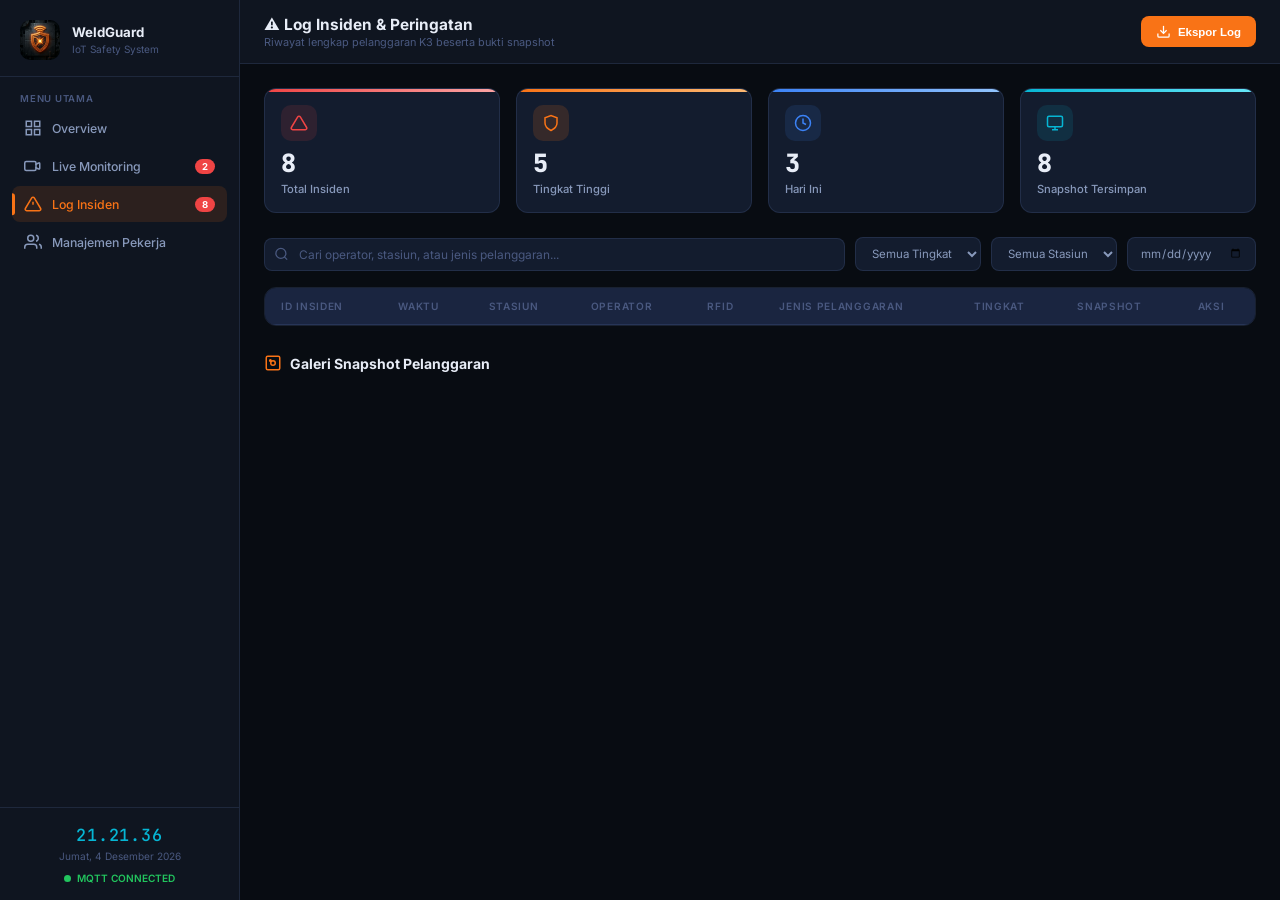
<file: dashboard/incident-log.html>
<!DOCTYPE html>
<html lang="id">
<head>
<meta charset="UTF-8">
<meta name="viewport" content="width=device-width, initial-scale=1.0">
<title>WeldGuard IoT — Log Insiden</title>
<meta name="description" content="Log insiden K3 dengan galeri snapshot bukti pelanggaran APD.">
<link rel="stylesheet" href="css/style.css">
</head>
<body>

<!-- SIDEBAR -->
<aside class="sidebar">
  <div class="sidebar-logo">
    <img src="assets/iot_logo.png" alt="WeldGuard Logo">
    <div class="sidebar-logo-text"><h1>WeldGuard</h1><p>IoT Safety System</p></div>
  </div>
  <div class="sidebar-section">
    <div class="sidebar-section-label">Menu Utama</div>
    <a class="nav-item" href="index.html">
      <svg viewBox="0 0 24 24" fill="none" stroke="currentColor" stroke-width="2"><rect x="3" y="3" width="7" height="7"/><rect x="14" y="3" width="7" height="7"/><rect x="3" y="14" width="7" height="7"/><rect x="14" y="14" width="7" height="7"/></svg>Overview</a>
    <a class="nav-item" href="live-monitoring.html">
      <svg viewBox="0 0 24 24" fill="none" stroke="currentColor" stroke-width="2"><path d="M15 10l4.553-2.069A1 1 0 0121 8.87v6.26a1 1 0 01-1.447.9L15 14"/><rect x="1" y="6" width="15" height="12" rx="2"/></svg>Live Monitoring
      <span class="nav-badge">2</span></a>
    <a class="nav-item active" href="incident-log.html">
      <svg viewBox="0 0 24 24" fill="none" stroke="currentColor" stroke-width="2"><path d="M10.29 3.86L1.82 18a2 2 0 001.71 3h16.94a2 2 0 001.71-3L13.71 3.86a2 2 0 00-3.42 0z"/><line x1="12" y1="9" x2="12" y2="13"/><line x1="12" y1="17" x2="12.01" y2="17"/></svg>Log Insiden
      <span class="nav-badge">8</span></a>
    <a class="nav-item" href="worker-management.html">
      <svg viewBox="0 0 24 24" fill="none" stroke="currentColor" stroke-width="2"><path d="M17 21v-2a4 4 0 00-4-4H5a4 4 0 00-4 4v2"/><circle cx="9" cy="7" r="4"/><path d="M23 21v-2a4 4 0 00-3-3.87"/><path d="M16 3.13a4 4 0 010 7.75"/></svg>Manajemen Pekerja</a>
  </div>
  <div class="sidebar-footer">
    <div class="sidebar-clock" id="clock">00:00:00</div>
    <div class="sidebar-date" id="clock-date">Memuat...</div>
    <div class="live-indicator"><span class="live-dot"></span> MQTT CONNECTED</div>
  </div>
</aside>

<!-- MAIN -->
<div class="main-wrapper">
  <header class="topbar">
    <div>
      <div class="topbar-title">⚠️ Log Insiden & Peringatan</div>
      <div class="topbar-subtitle">Riwayat lengkap pelanggaran K3 beserta bukti snapshot</div>
    </div>
    <div class="topbar-spacer"></div>
    <button class="topbar-btn primary" onclick="openModal('modal-export')">
      <svg viewBox="0 0 24 24" fill="none" stroke="currentColor" stroke-width="2"><path d="M21 15v4a2 2 0 01-2 2H5a2 2 0 01-2-2v-4"/><polyline points="7 10 12 15 17 10"/><line x1="12" y1="15" x2="12" y2="3"/></svg>
      Ekspor Log
    </button>
  </header>

  <main class="content">

    <!-- SUMMARY KPI ROW -->
    <div class="grid-4" style="margin-bottom:24px;">
      <div class="kpi-card red" style="padding:16px;">
        <div class="kpi-icon red" style="width:36px;height:36px;margin-bottom:10px;">
          <svg viewBox="0 0 24 24" fill="none" stroke="currentColor" stroke-width="2" style="width:18px;height:18px;"><path d="M10.29 3.86L1.82 18a2 2 0 001.71 3h16.94a2 2 0 001.71-3L13.71 3.86a2 2 0 00-3.42 0z"/></svg>
        </div>
        <div class="kpi-value" style="font-size:1.8rem;">8</div>
        <div class="kpi-label">Total Insiden</div>
      </div>
      <div class="kpi-card orange" style="padding:16px;">
        <div class="kpi-icon orange" style="width:36px;height:36px;margin-bottom:10px;">
          <svg viewBox="0 0 24 24" fill="none" stroke="currentColor" stroke-width="2" style="width:18px;height:18px;"><path d="M12 22s8-4 8-10V5l-8-3-8 3v7c0 6 8 10 8 10z"/></svg>
        </div>
        <div class="kpi-value" style="font-size:1.8rem;">5</div>
        <div class="kpi-label">Tingkat Tinggi</div>
      </div>
      <div class="kpi-card blue" style="padding:16px;">
        <div class="kpi-icon blue" style="width:36px;height:36px;margin-bottom:10px;">
          <svg viewBox="0 0 24 24" fill="none" stroke="currentColor" stroke-width="2" style="width:18px;height:18px;"><circle cx="12" cy="12" r="10"/><polyline points="12 6 12 12 16 14"/></svg>
        </div>
        <div class="kpi-value" style="font-size:1.8rem;">3</div>
        <div class="kpi-label">Hari Ini</div>
      </div>
      <div class="kpi-card cyan" style="padding:16px;">
        <div class="kpi-icon cyan" style="width:36px;height:36px;margin-bottom:10px;">
          <svg viewBox="0 0 24 24" fill="none" stroke="currentColor" stroke-width="2" style="width:18px;height:18px;"><rect x="2" y="3" width="20" height="14" rx="2"/><line x1="8" y1="21" x2="16" y2="21"/><line x1="12" y1="17" x2="12" y2="21"/></svg>
        </div>
        <div class="kpi-value" style="font-size:1.8rem;">8</div>
        <div class="kpi-label">Snapshot Tersimpan</div>
      </div>
    </div>

    <!-- FILTER BAR -->
    <div class="filter-bar">
      <div class="search-input-wrap">
        <svg viewBox="0 0 24 24" fill="none" stroke="currentColor" stroke-width="2"><circle cx="11" cy="11" r="8"/><line x1="21" y1="21" x2="16.65" y2="16.65"/></svg>
        <input type="text" class="search-input" placeholder="Cari operator, stasiun, atau jenis pelanggaran..." id="search-inc" oninput="filterIncidents()">
      </div>
      <select class="filter-select" id="filter-sev" onchange="filterIncidents()">
        <option value="">Semua Tingkat</option>
        <option value="high">Tinggi</option>
        <option value="medium">Sedang</option>
        <option value="low">Rendah</option>
      </select>
      <select class="filter-select" id="filter-station" onchange="filterIncidents()">
        <option value="">Semua Stasiun</option>
        <option value="LAS-01">LAS-01</option>
        <option value="LAS-02">LAS-02</option>
        <option value="LAS-03">LAS-03</option>
        <option value="LAS-05">LAS-05</option>
        <option value="LAS-06">LAS-06</option>
      </select>
      <input type="date" class="filter-select" id="filter-date" onchange="filterIncidents()">
    </div>

    <!-- INCIDENTS TABLE -->
    <div class="table-wrap">
      <table>
        <thead>
          <tr>
            <th>ID Insiden</th>
            <th>Waktu</th>
            <th>Stasiun</th>
            <th>Operator</th>
            <th>RFID</th>
            <th>Jenis Pelanggaran</th>
            <th>Tingkat</th>
            <th>Snapshot</th>
            <th>Aksi</th>
          </tr>
        </thead>
        <tbody id="incident-tbody"></tbody>
      </table>
    </div>
    <div id="empty-state" style="display:none;text-align:center;padding:40px;color:var(--text-muted);">
      <svg viewBox="0 0 24 24" fill="none" stroke="currentColor" stroke-width="1.5" style="width:40px;height:40px;margin-bottom:12px;"><circle cx="11" cy="11" r="8"/><line x1="21" y1="21" x2="16.65" y2="16.65"/></svg>
      <div>Tidak ada insiden yang sesuai filter.</div>
    </div>

    <!-- SNAPSHOT GALLERY -->
    <div class="page-section" style="margin-top:28px;">
      <h2 class="section-heading">
        <svg viewBox="0 0 24 24" fill="none" stroke="currentColor" stroke-width="2"><rect x="3" y="3" width="18" height="18" rx="2"/><circle cx="12" cy="12" r="3"/><circle cx="8.5" cy="8.5" r="1" fill="currentColor"/></svg>
        Galeri Snapshot Pelanggaran
      </h2>
      <div style="display:grid;grid-template-columns:repeat(auto-fill,minmax(180px,1fr));gap:12px;" id="snapshot-gallery">
        <!-- Rendered by JS -->
      </div>
    </div>
  </main>
</div>

<!-- SNAPSHOT MODAL -->
<div class="modal-overlay" id="modal-snapshot">
  <div class="modal" style="max-width:600px;">
    <div class="modal-header">
      <div>
        <div class="modal-title" id="snap-title">Bukti Insiden</div>
        <div class="modal-subtitle" id="snap-sub">—</div>
      </div>
      <button class="modal-close" data-close-modal="modal-snapshot">
        <svg viewBox="0 0 24 24" fill="none" stroke="currentColor" stroke-width="2"><line x1="18" y1="6" x2="6" y2="18"/><line x1="6" y1="6" x2="18" y2="18"/></svg>
      </button>
    </div>
    <img src="assets/welder_violation.png" id="snap-img" alt="Snapshot" style="width:100%;border-radius:var(--radius);border:2px solid rgba(239,68,68,0.4);margin-bottom:16px;">
    <div class="alert-banner danger" style="margin:0;">
      <svg viewBox="0 0 24 24" fill="none" stroke="currentColor" stroke-width="2"><circle cx="12" cy="12" r="10"/><line x1="12" y1="8" x2="12" y2="12"/><line x1="12" y1="16" x2="12.01" y2="16"/></svg>
      <div class="alert-text" id="snap-detail">Detail insiden.</div>
    </div>
    <div class="flex gap-2" style="margin-top:16px;">
      <button class="btn btn-secondary btn-sm" onclick="showToast('Snapshot diunduh!','success')">
        <svg viewBox="0 0 24 24" fill="none" stroke="currentColor" stroke-width="2"><path d="M21 15v4a2 2 0 01-2 2H5a2 2 0 01-2-2v-4"/><polyline points="7 10 12 15 17 10"/><line x1="12" y1="15" x2="12" y2="3"/></svg>
        Unduh Snapshot
      </button>
      <button class="btn btn-secondary btn-sm" data-close-modal="modal-snapshot">Tutup</button>
    </div>
  </div>
</div>

<!-- EXPORT MODAL -->
<div class="modal-overlay" id="modal-export">
  <div class="modal" style="max-width:460px;">
    <div class="modal-header">
      <div><div class="modal-title">📥 Ekspor Log Insiden</div><div class="modal-subtitle">Pilih parameter ekspor</div></div>
      <button class="modal-close" data-close-modal="modal-export">
        <svg viewBox="0 0 24 24" fill="none" stroke="currentColor" stroke-width="2"><line x1="18" y1="6" x2="6" y2="18"/><line x1="6" y1="6" x2="18" y2="18"/></svg>
      </button>
    </div>
    <div class="form-group"><label class="form-label">Dari Tanggal</label><input type="date" class="form-input" value="2026-05-08"></div>
    <div class="form-group"><label class="form-label">Sampai Tanggal</label><input type="date" class="form-input" value="2026-05-10"></div>
    <div class="form-group"><label class="form-label">Format</label>
      <select class="form-input"><option>PDF (dengan foto snapshot)</option><option>Excel (XLSX)</option><option>CSV</option></select>
    </div>
    <div class="flex gap-2">
      <button class="btn btn-primary" onclick="showToast('Log sedang diekspor...','success');closeModal('modal-export')">Ekspor</button>
      <button class="btn btn-secondary" data-close-modal="modal-export">Batal</button>
    </div>
  </div>
</div>

<div id="toast-container"></div>
<script src="js/main.js"></script>
<script>
function openSnap(inc) {
  document.getElementById('snap-title').textContent = `${inc.id} — Bukti Pelanggaran`;
  document.getElementById('snap-sub').textContent = `${inc.time} · ${inc.station} · ${inc.worker}`;
  document.getElementById('snap-detail').textContent = `${inc.type} terdeteksi pada ${inc.time}. RFID Aktif: ${inc.uid}. Snapshot diambil otomatis oleh sistem.`;
  openModal('modal-snapshot');
}

function buildRow(inc) {
  const sev = {high:'danger',medium:'warning',low:'safe'}[inc.severity];
  const sevLabel = {high:'Tinggi',medium:'Sedang',low:'Rendah'}[inc.severity];
  const initials = inc.worker.split(' ').map(w=>w[0]).join('');
  return `<tr data-sev="${inc.severity}" data-station="${inc.station}" data-text="${inc.worker.toLowerCase()} ${inc.station.toLowerCase()} ${inc.type.toLowerCase()}">
    <td class="mono primary">${inc.id}</td>
    <td class="mono">${inc.time}</td>
    <td class="primary">${inc.station}</td>
    <td><div class="flex items-center gap-2"><div class="avatar" style="background:rgba(249,115,22,0.15);color:var(--orange);font-size:0.65rem;">${initials}</div>${inc.worker}</div></td>
    <td class="mono" style="color:var(--cyan);">${inc.uid}</td>
    <td>${inc.type}</td>
    <td><span class="badge ${sev}">${sevLabel}</span></td>
    <td><img src="assets/welder_violation.png" class="snapshot-thumb" alt="Snapshot" onclick='openSnap(${JSON.stringify(inc)})'></td>
    <td>
      <div class="flex gap-2">
        <button class="icon-btn" title="Lihat Snapshot" onclick='openSnap(${JSON.stringify(inc)})'>
          <svg viewBox="0 0 24 24" fill="none" stroke="currentColor" stroke-width="2"><rect x="3" y="3" width="18" height="18" rx="2"/><circle cx="12" cy="12" r="3"/></svg>
        </button>
        <button class="icon-btn danger" title="Hapus" onclick="showToast('Insiden ${inc.id} dihapus','warning')">
          <svg viewBox="0 0 24 24" fill="none" stroke="currentColor" stroke-width="2"><polyline points="3 6 5 6 21 6"/><path d="M19 6l-1 14H6L5 6"/><path d="M10 11v6"/><path d="M14 11v6"/></svg>
        </button>
      </div>
    </td>
  </tr>`;
}

window.filterIncidents = () => {
  const search = document.getElementById('search-inc').value.toLowerCase();
  const sev = document.getElementById('filter-sev').value;
  const station = document.getElementById('filter-station').value;
  const rows = document.querySelectorAll('#incident-tbody tr');
  let visible = 0;
  rows.forEach(row => {
    const matchText = row.dataset.text.includes(search);
    const matchSev = !sev || row.dataset.sev === sev;
    const matchSta = !station || row.dataset.station === station;
    const show = matchText && matchSev && matchSta;
    row.style.display = show ? '' : 'none';
    if (show) visible++;
  });
  document.getElementById('empty-state').style.display = visible === 0 ? 'block' : 'none';
};

document.addEventListener('DOMContentLoaded', () => {
  const tbody = document.getElementById('incident-tbody');
  INCIDENTS.forEach(inc => tbody.innerHTML += buildRow(inc));

  const gallery = document.getElementById('snapshot-gallery');
  INCIDENTS.forEach(inc => {
    const sevColor = {high:'var(--red)',medium:'var(--yellow)',low:'var(--green)'}[inc.severity];
    gallery.innerHTML += `
      <div style="cursor:pointer;border-radius:var(--radius);overflow:hidden;border:1px solid var(--border);background:var(--bg-card);transition:var(--transition);"
        onmouseover="this.style.borderColor='${sevColor}';this.style.transform='translateY(-2px)'"
        onmouseout="this.style.borderColor='';this.style.transform=''"
        onclick='openSnap(${JSON.stringify(inc)})'>
        <img src="assets/welder_violation.png" alt="snapshot" style="width:100%;aspect-ratio:16/10;object-fit:cover;">
        <div style="padding:8px 10px;">
          <div style="font-size:0.72rem;font-weight:700;color:${sevColor};">${inc.id}</div>
          <div style="font-size:0.68rem;color:var(--text-muted);margin-top:2px;">${inc.station} · ${inc.time.split(' ')[1]}</div>
          <div style="font-size:0.7rem;color:var(--text-secondary);margin-top:3px;white-space:nowrap;overflow:hidden;text-overflow:ellipsis;">${inc.type}</div>
        </div>
      </div>`;
  });
});
</script>
</body>
</html>
</file>
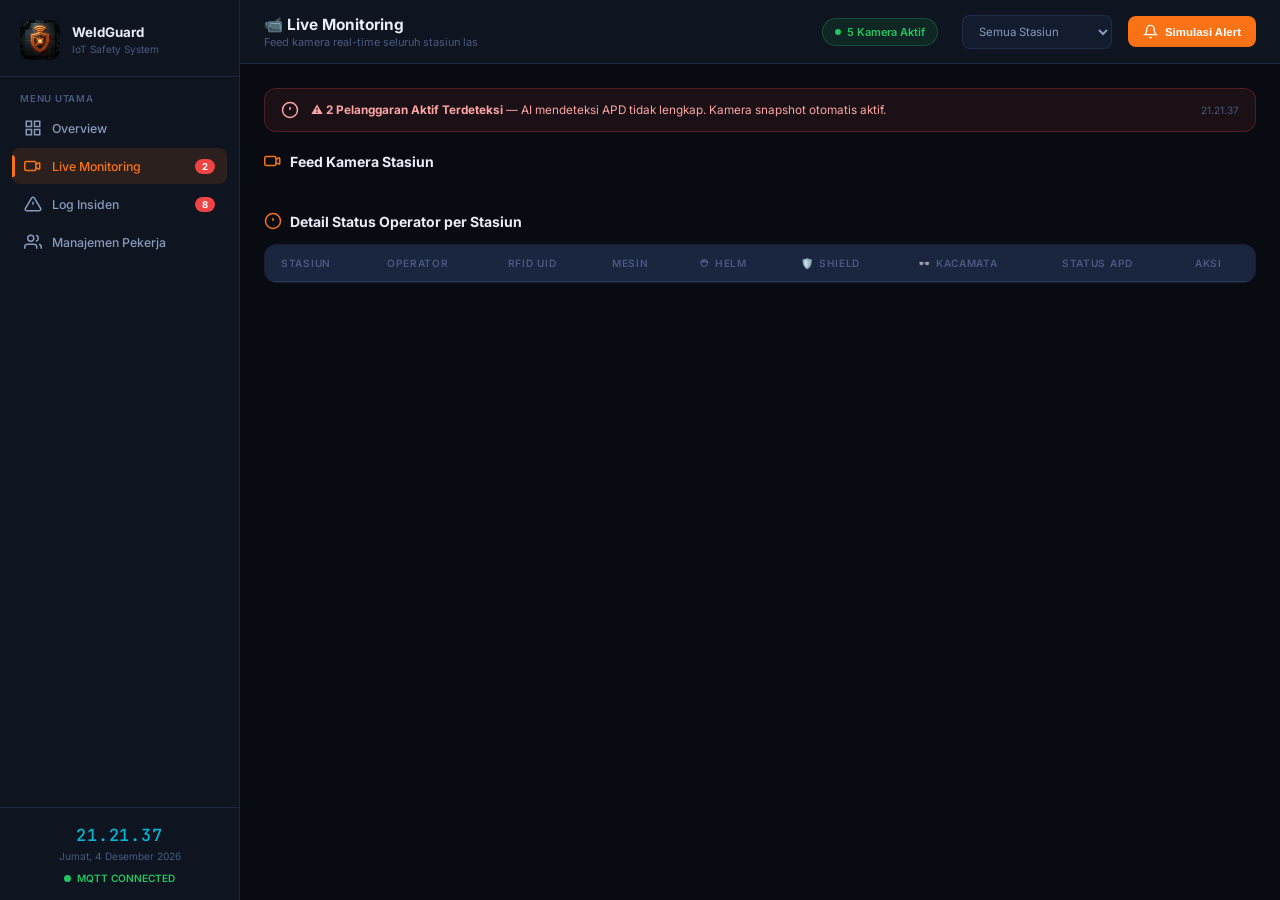
<file: dashboard/live-monitoring.html>
<!DOCTYPE html>
<html lang="id">
<head>
<meta charset="UTF-8">
<meta name="viewport" content="width=device-width, initial-scale=1.0">
<title>WeldGuard IoT — Live Monitoring</title>
<meta name="description" content="Pemantauan kamera real-time seluruh stasiun las dengan deteksi APD berbasis AI.">
<link rel="stylesheet" href="css/style.css">
</head>
<body>

<!-- SIDEBAR -->
<aside class="sidebar">
  <div class="sidebar-logo">
    <img src="assets/iot_logo.png" alt="WeldGuard Logo">
    <div class="sidebar-logo-text"><h1>WeldGuard</h1><p>IoT Safety System</p></div>
  </div>
  <div class="sidebar-section">
    <div class="sidebar-section-label">Menu Utama</div>
    <a class="nav-item" href="index.html">
      <svg viewBox="0 0 24 24" fill="none" stroke="currentColor" stroke-width="2"><rect x="3" y="3" width="7" height="7"/><rect x="14" y="3" width="7" height="7"/><rect x="3" y="14" width="7" height="7"/><rect x="14" y="14" width="7" height="7"/></svg>Overview</a>
    <a class="nav-item active" href="live-monitoring.html">
      <svg viewBox="0 0 24 24" fill="none" stroke="currentColor" stroke-width="2"><path d="M15 10l4.553-2.069A1 1 0 0121 8.87v6.26a1 1 0 01-1.447.9L15 14"/><rect x="1" y="6" width="15" height="12" rx="2"/></svg>Live Monitoring
      <span class="nav-badge">2</span>
    </a>
    <a class="nav-item" href="incident-log.html">
      <svg viewBox="0 0 24 24" fill="none" stroke="currentColor" stroke-width="2"><path d="M10.29 3.86L1.82 18a2 2 0 001.71 3h16.94a2 2 0 001.71-3L13.71 3.86a2 2 0 00-3.42 0z"/><line x1="12" y1="9" x2="12" y2="13"/><line x1="12" y1="17" x2="12.01" y2="17"/></svg>Log Insiden
      <span class="nav-badge">8</span>
    </a>
    <a class="nav-item" href="worker-management.html">
      <svg viewBox="0 0 24 24" fill="none" stroke="currentColor" stroke-width="2"><path d="M17 21v-2a4 4 0 00-4-4H5a4 4 0 00-4 4v2"/><circle cx="9" cy="7" r="4"/><path d="M23 21v-2a4 4 0 00-3-3.87"/><path d="M16 3.13a4 4 0 010 7.75"/></svg>Manajemen Pekerja</a>
  </div>
  <div class="sidebar-footer">
    <div class="sidebar-clock" id="clock">00:00:00</div>
    <div class="sidebar-date" id="clock-date">Memuat...</div>
    <div class="live-indicator"><span class="live-dot"></span> MQTT CONNECTED</div>
  </div>
</aside>

<!-- MAIN -->
<div class="main-wrapper">
  <header class="topbar">
    <div>
      <div class="topbar-title">📹 Live Monitoring</div>
      <div class="topbar-subtitle">Feed kamera real-time seluruh stasiun las</div>
    </div>
    <div class="topbar-spacer"></div>
    <div class="status-badge online"><span class="dot"></span> 5 Kamera Aktif</div>
    <select class="filter-select" style="margin-left:8px;" onchange="filterStations(this.value)">
      <option value="all">Semua Stasiun</option>
      <option value="safe">Hanya Aman</option>
      <option value="danger">Hanya Pelanggaran</option>
    </select>
    <button class="topbar-btn primary" onclick="simulateAlert()">
      <svg viewBox="0 0 24 24" fill="none" stroke="currentColor" stroke-width="2"><path d="M18 8A6 6 0 006 8c0 7-3 9-3 9h18s-3-2-3-9"/><path d="M13.73 21a2 2 0 01-3.46 0"/></svg>
      Simulasi Alert
    </button>
  </header>

  <main class="content">

    <!-- ACTIVE VIOLATION BANNER -->
    <div style="margin-bottom:20px;" id="violation-banner">
      <div class="alert-banner danger" style="animation:none;">
        <svg viewBox="0 0 24 24" fill="none" stroke="currentColor" stroke-width="2"><circle cx="12" cy="12" r="10"/><line x1="12" y1="8" x2="12" y2="12"/><line x1="12" y1="16" x2="12.01" y2="16"/></svg>
        <div class="alert-text">⚠️ <strong>2 Pelanggaran Aktif Terdeteksi</strong> — AI mendeteksi APD tidak lengkap. Kamera snapshot otomatis aktif.</div>
        <span class="alert-time" id="alert-ts"></span>
      </div>
    </div>

    <!-- CAMERA GRID -->
    <div class="page-section">
      <h2 class="section-heading">
        <svg viewBox="0 0 24 24" fill="none" stroke="currentColor" stroke-width="2"><path d="M15 10l4.553-2.069A1 1 0 0121 8.87v6.26a1 1 0 01-1.447.9L15 14"/><rect x="1" y="6" width="15" height="12" rx="2"/></svg>
        Feed Kamera Stasiun
      </h2>
      <div style="display:grid;grid-template-columns:repeat(3,1fr);gap:14px;" id="camera-grid">
        <!-- Rendered by JS -->
      </div>
    </div>

    <!-- DETAIL ROW -->
    <div class="page-section">
      <h2 class="section-heading">
        <svg viewBox="0 0 24 24" fill="none" stroke="currentColor" stroke-width="2"><circle cx="12" cy="12" r="10"/><line x1="12" y1="8" x2="12" y2="12"/><line x1="12" y1="16" x2="12.01" y2="16"/></svg>
        Detail Status Operator per Stasiun
      </h2>
      <div class="table-wrap">
        <table>
          <thead>
            <tr>
              <th>Stasiun</th>
              <th>Operator</th>
              <th>RFID UID</th>
              <th>Mesin</th>
              <th>⛑ Helm</th>
              <th>🛡️ Shield</th>
              <th>👓 Kacamata</th>
              <th>Status APD</th>
              <th>Aksi</th>
            </tr>
          </thead>
          <tbody id="detail-tbody"></tbody>
        </table>
      </div>
    </div>

  </main>
</div>

<!-- MODAL: STATION DETAIL -->
<div class="modal-overlay" id="modal-station">
  <div class="modal">
    <div class="modal-header">
      <div>
        <div class="modal-title" id="modal-station-title">Detail Stasiun</div>
        <div class="modal-subtitle" id="modal-station-sub">—</div>
      </div>
      <button class="modal-close" data-close-modal="modal-station">
        <svg viewBox="0 0 24 24" fill="none" stroke="currentColor" stroke-width="2"><line x1="18" y1="6" x2="6" y2="18"/><line x1="6" y1="6" x2="18" y2="18"/></svg>
      </button>
    </div>
    <img id="modal-station-img" src="assets/welder_safe.png" style="width:100%;border-radius:var(--radius);border:1px solid var(--border);margin-bottom:16px;" alt="Feed">
    <div id="modal-station-body"></div>
    <div class="flex gap-2" style="margin-top:16px;">
      <button class="btn btn-danger btn-sm" onclick="showToast('Mesin dimatikan secara remote!','danger');closeModal('modal-station')">
        <svg viewBox="0 0 24 24" fill="none" stroke="currentColor" stroke-width="2"><circle cx="12" cy="12" r="10"/><line x1="15" y1="9" x2="9" y2="15"/><line x1="9" y1="9" x2="15" y2="15"/></svg>
        Matikan Mesin Remote
      </button>
      <button class="btn btn-secondary btn-sm" data-close-modal="modal-station">Tutup</button>
    </div>
  </div>
</div>

<div id="toast-container"></div>
<script src="js/main.js"></script>
<script>
document.addEventListener('DOMContentLoaded', () => {
  // Set alert timestamp
  document.getElementById('alert-ts').textContent = new Date().toLocaleTimeString('id-ID');

  const cameraImages = {
    safe:   'assets/welder_safe.png',
    danger: 'assets/welder_violation.png',
    idle:   'assets/station_idle.png'
  };

  function buildCamera(s) {
    const img = cameraImages[s.status];
    const alertHtml = s.status === 'danger'
      ? `<div class="camera-alert">⚠️ PELANGGARAN: Helm Tidak Terdeteksi</div>` : '';
    const ppeTags = s.machine === 'ON'
      ? `<span class="camera-ppe-tag ${s.helm?'ok':'missing'}">⛑ ${s.helm?'OK':'!'}</span>
         <span class="camera-ppe-tag ${s.shield?'ok':'missing'}">🛡️ ${s.shield?'OK':'!'}</span>
         <span class="camera-ppe-tag ${s.glasses?'ok':'missing'}">👓 ${s.glasses?'OK':'!'}</span>`
      : `<span class="camera-ppe-tag na">Tidak ada sesi</span>`;

    return `
      <div class="camera-feed" id="cam-${s.id}" style="cursor:pointer;" onclick="showStationModal('${s.id}')">
        ${alertHtml}
        <img src="${s.machine === 'ON' ? `${API_BASE_URL.replace('/api', '')}/api/video_feed/${s.id}` : img}" alt="${s.id}" onerror="this.src='${img}'">
        <div class="camera-rec"><span class="dot"></span>${s.machine === 'ON' ? 'REC' : 'OFF'}</div>
        <div class="camera-ts" id="ts-${s.id}">00:00:00</div>
        <div class="camera-overlay">
          <div class="camera-label">${s.id} · ${s.name}</div>
          <div class="camera-status-bar">
            <span class="badge ${s.status==='safe'?'safe':s.status==='danger'?'danger':'idle'}" style="font-size:0.65rem;padding:2px 6px;">
              <span class="dot"></span>${s.status==='safe'?'AMAN':s.status==='danger'?'PELANGGARAN':'IDLE'}
            </span>
            ${ppeTags}
          </div>
          <div style="font-size:0.72rem;color:#e8edf7;margin-top:4px;">👤 ${s.worker || 'Tidak ada operator'}</div>
        </div>
      </div>`;
  }

  function buildDetailRow(s) {
    const ckY = `<span style="color:var(--green);font-size:1rem;">✅</span>`;
    const ckN = `<span style="color:var(--red);font-size:1rem;">❌</span>`;
    const allOk = s.machine === 'ON' && (s.helm || s.shield || s.glasses);
    const apdStatus = s.machine === 'OFF'
      ? `<span class="badge idle">N/A</span>`
      : allOk
        ? `<span class="badge safe">Aman</span>`
        : `<span class="badge danger">Muka Telanjang</span>`;

    return `
      <tr id="row-${s.id}">
        <td class="primary fw-bold">${s.id}</td>
        <td>
          ${s.worker
            ? `<div class="flex items-center gap-2"><div class="avatar" style="background:rgba(249,115,22,0.15);color:var(--orange);font-size:0.65rem;">
               ${s.worker.split(' ').map(w=>w[0]).join('')}</div>${s.worker}</div>`
            : '<span class="text-muted">—</span>'}
        </td>
        <td class="mono">${s.uid || '—'}</td>
        <td><span class="badge ${s.machine==='ON'?'info':'idle'}">${s.machine}</span></td>
        <td>${s.machine==='ON' ? (s.helm?ckY:ckN) : '–'}</td>
        <td>${s.machine==='ON' ? (s.shield?ckY:ckN) : '–'}</td>
        <td>${s.machine==='ON' ? (s.glasses?ckY:ckN) : '–'}</td>
        <td>${apdStatus}</td>
        <td>
          <div class="flex gap-2">
            <button class="icon-btn" title="Lihat Detail" onclick="showStationModal('${s.id}')">
              <svg viewBox="0 0 24 24" fill="none" stroke="currentColor" stroke-width="2"><circle cx="11" cy="11" r="8"/><line x1="21" y1="21" x2="16.65" y2="16.65"/></svg>
            </button>
            <button class="icon-btn danger" title="Matikan Mesin" onclick="showToast('Perintah matikan mesin ${s.id} dikirim!','warning')">
              <svg viewBox="0 0 24 24" fill="none" stroke="currentColor" stroke-width="2"><circle cx="12" cy="12" r="10"/><line x1="15" y1="9" x2="9" y2="15"/><line x1="9" y1="9" x2="15" y2="15"/></svg>
            </button>
          </div>
        </td>
      </tr>`;
  }

  const cGrid = document.getElementById('camera-grid');
  const dTbody = document.getElementById('detail-tbody');
  
  function renderStations() {
    STATIONS.forEach(s => {
      // 1. Camera Grid Update
      let camCard = document.getElementById(`cam-${s.id}`);
      if (!camCard) {
        cGrid.insertAdjacentHTML('beforeend', buildCamera(s));
      } else {
        // Hanya update badge/status, jangan sentuh element <img> agar video stream tidak terputus
        const overlay = camCard.querySelector('.camera-overlay');
        const alertTag = camCard.querySelector('.camera-alert');
        
        const tempDiv = document.createElement('div');
        tempDiv.innerHTML = buildCamera(s);
        
        const newOverlay = tempDiv.querySelector('.camera-overlay');
        if (newOverlay && overlay) overlay.innerHTML = newOverlay.innerHTML;
        
        // Handle alert toggle
        const newAlert = tempDiv.querySelector('.camera-alert');
        if (newAlert && !alertTag) camCard.insertAdjacentHTML('afterbegin', newAlert.outerHTML);
        else if (!newAlert && alertTag) alertTag.remove();
      }

      // 2. Table Detail Update
      let tr = document.getElementById(`row-${s.id}`);
      if (!tr) {
        dTbody.insertAdjacentHTML('beforeend', buildDetailRow(s));
      } else {
        const tempTable = document.createElement('table');
        tempTable.innerHTML = `<tbody>${buildDetailRow(s)}</tbody>`;
        tr.innerHTML = tempTable.querySelector('tr').innerHTML;
      }
    });
    // Restore filter if applied
    const val = document.querySelector('.filter-select').value;
    filterStations(val);
  }

  // Start polling from backend
  if (typeof startDataPolling === 'function') {
    startDataPolling(renderStations, 2000);
  } else {
    renderStations();
  }

  // Live timestamps
  setInterval(() => {
    STATIONS.forEach(s => {
      const el = document.getElementById(`ts-${s.id}`);
      if (el) el.textContent = new Date().toLocaleTimeString('id-ID');
    });
  }, 1000);

  window.showStationModal = (id) => {
    const s = STATIONS.find(x => x.id === id);
    if (!s) return;
    document.getElementById('modal-station-title').textContent = `${s.id} — ${s.name}`;
    document.getElementById('modal-station-sub').textContent = `Operator: ${s.worker || 'Tidak ada'} · Mesin: ${s.machine}`;
    const staticImg = s.status === 'idle' ? 'assets/station_idle.png' : s.status === 'danger' ? 'assets/welder_violation.png' : 'assets/welder_safe.png';
    const imgSrc = s.machine === 'ON' ? `${API_BASE_URL.replace('/api', '')}/api/video_feed/${s.id}` : staticImg;
    const imgEl = document.getElementById('modal-station-img');
    imgEl.src = imgSrc;
    imgEl.onerror = () => { imgEl.src = staticImg; };
    const ckY = `<span style="color:var(--green)">✅ Terdeteksi</span>`;
    const ckN = `<span style="color:var(--red)">❌ Tidak Terdeteksi</span>`;
    document.getElementById('modal-station-body').innerHTML = `
      <div style="display:grid;grid-template-columns:1fr 1fr;gap:12px;font-size:0.85rem;">
        <div class="card" style="padding:14px;"><div class="text-muted fs-sm">⛑ Helm Las</div><div style="margin-top:4px;">${s.machine==='ON'?(s.helm?ckY:ckN):'—'}</div></div>
        <div class="card" style="padding:14px;"><div class="text-muted fs-sm">🛡️ Face Shield</div><div style="margin-top:4px;">${s.machine==='ON'?(s.shield?ckY:ckN):'—'}</div></div>
        <div class="card" style="padding:14px;"><div class="text-muted fs-sm">👓 Kacamata</div><div style="margin-top:4px;">${s.machine==='ON'?(s.glasses?ckY:ckN):'—'}</div></div>
        <div class="card" style="padding:14px;"><div class="text-muted fs-sm">🪪 RFID UID</div><div style="margin-top:4px;font-family:monospace;color:var(--cyan);">${s.uid||'—'}</div></div>
      </div>`;
    openModal('modal-station');
  };

  window.filterStations = (val) => {
    STATIONS.forEach(s => {
      const el = document.getElementById(`cam-${s.id}`);
      if (!el) return;
      el.style.display = (val === 'all' || val === s.status) ? '' : 'none';
    });
  };

  window.simulateAlert = () => {
    showToast('⚠️ ALERT: LAS-03 — Helm las dilepas!', 'danger');
    const banner = document.getElementById('violation-banner');
    const newAlert = document.createElement('div');
    newAlert.className = 'alert-banner danger';
    newAlert.innerHTML = `<svg viewBox="0 0 24 24" fill="none" stroke="currentColor" stroke-width="2" style="width:18px;height:18px;flex-shrink:0;"><circle cx="12" cy="12" r="10"/><line x1="12" y1="8" x2="12" y2="12"/><line x1="12" y1="16" x2="12.01" y2="16"/></svg><div class="alert-text"><strong>BARU:</strong> LAS-03 — Candra Wijaya | Helm las dilepas saat mesin ON — Snapshot diambil!</div><span class="alert-time">${new Date().toLocaleTimeString('id-ID')}</span>`;
    banner.appendChild(newAlert);
    setTimeout(() => newAlert.remove(), 8000);
  };
});
</script>
</body>
</html>
</file>
<file: dashboard/css/style.css>
@import url('https://fonts.googleapis.com/css2?family=Inter:wght@300;400;500;600;700;800&family=JetBrains+Mono:wght@400;500&display=swap');

/* ===== RESET & ROOT ===== */
*, *::before, *::after { box-sizing: border-box; margin: 0; padding: 0; }

:root {
  --bg-base:      #080c12;
  --bg-panel:     #0f1520;
  --bg-card:      #131c2e;
  --bg-card-alt:  #1a2540;
  --bg-hover:     #1e2d4a;
  --border:       rgba(99,130,190,0.18);
  --border-glow:  rgba(249,115,22,0.35);

  --text-primary:   #e8edf7;
  --text-secondary: #8899bb;
  --text-muted:     #4a5980;

  --orange:    #f97316;
  --orange-d:  #c2580e;
  --orange-l:  #fdba74;
  --green:     #22c55e;
  --green-d:   #16a34a;
  --red:       #ef4444;
  --red-d:     #b91c1c;
  --yellow:    #eab308;
  --blue:      #3b82f6;
  --cyan:      #06b6d4;
  --purple:    #a855f7;

  --sidebar-w: 240px;
  --topbar-h:  64px;
  --radius:    12px;
  --radius-sm: 8px;
  --radius-lg: 16px;

  --shadow-card: 0 4px 24px rgba(0,0,0,0.45);
  --shadow-glow: 0 0 24px rgba(249,115,22,0.2);
  --transition:  all 0.22s cubic-bezier(0.4, 0, 0.2, 1);
}

html { font-size: 14px; scroll-behavior: smooth; }

body {
  font-family: 'Inter', sans-serif;
  background: var(--bg-base);
  color: var(--text-primary);
  min-height: 100vh;
  display: flex;
  overflow-x: hidden;
}

/* ===== SCROLLBAR ===== */
::-webkit-scrollbar { width: 6px; height: 6px; }
::-webkit-scrollbar-track { background: var(--bg-base); }
::-webkit-scrollbar-thumb { background: var(--bg-card-alt); border-radius: 99px; }
::-webkit-scrollbar-thumb:hover { background: var(--text-muted); }

/* ===== SIDEBAR ===== */
.sidebar {
  width: var(--sidebar-w);
  height: 100vh;
  position: fixed;
  left: 0; top: 0;
  background: var(--bg-panel);
  border-right: 1px solid var(--border);
  display: flex;
  flex-direction: column;
  z-index: 100;
  transition: var(--transition);
}

.sidebar-logo {
  padding: 20px 20px 16px;
  border-bottom: 1px solid var(--border);
  display: flex;
  align-items: center;
  gap: 12px;
}

.sidebar-logo img {
  width: 40px; height: 40px;
  border-radius: 10px;
  object-fit: cover;
}

.sidebar-logo-text { flex: 1; }
.sidebar-logo-text h1 { font-size: 0.95rem; font-weight: 700; color: var(--text-primary); line-height: 1.2; }
.sidebar-logo-text p  { font-size: 0.72rem; color: var(--text-muted); margin-top: 2px; }

.sidebar-section { padding: 16px 12px 8px; }
.sidebar-section-label {
  font-size: 0.68rem;
  font-weight: 600;
  text-transform: uppercase;
  letter-spacing: 0.08em;
  color: var(--text-muted);
  padding: 0 8px;
  margin-bottom: 6px;
}

.nav-item {
  display: flex;
  align-items: center;
  gap: 10px;
  padding: 9px 12px;
  border-radius: var(--radius-sm);
  cursor: pointer;
  text-decoration: none;
  color: var(--text-secondary);
  font-size: 0.88rem;
  font-weight: 500;
  transition: var(--transition);
  position: relative;
  margin-bottom: 2px;
}

.nav-item:hover {
  background: var(--bg-hover);
  color: var(--text-primary);
}

.nav-item.active {
  background: rgba(249,115,22,0.12);
  color: var(--orange);
}

.nav-item.active::before {
  content: '';
  position: absolute;
  left: 0; top: 50%;
  transform: translateY(-50%);
  width: 3px; height: 60%;
  background: var(--orange);
  border-radius: 0 3px 3px 0;
}

.nav-item svg { width: 18px; height: 18px; flex-shrink: 0; }

.nav-badge {
  margin-left: auto;
  background: var(--red);
  color: #fff;
  font-size: 0.68rem;
  font-weight: 700;
  padding: 2px 7px;
  border-radius: 99px;
  min-width: 20px;
  text-align: center;
}

.sidebar-footer {
  margin-top: auto;
  padding: 16px 12px;
  border-top: 1px solid var(--border);
}

.sidebar-clock {
  text-align: center;
  font-family: 'JetBrains Mono', monospace;
  font-size: 1.2rem;
  font-weight: 500;
  color: var(--cyan);
  letter-spacing: 0.05em;
}

.sidebar-date {
  text-align: center;
  font-size: 0.72rem;
  color: var(--text-muted);
  margin-top: 4px;
}

.live-indicator {
  display: flex;
  align-items: center;
  justify-content: center;
  gap: 6px;
  margin-top: 10px;
  font-size: 0.72rem;
  font-weight: 600;
  color: var(--green);
}

.live-dot {
  width: 7px; height: 7px;
  background: var(--green);
  border-radius: 50%;
  animation: pulse-green 1.5s infinite;
}

@keyframes pulse-green {
  0%, 100% { box-shadow: 0 0 0 0 rgba(34,197,94,0.6); }
  50%       { box-shadow: 0 0 0 5px rgba(34,197,94,0); }
}

/* ===== MAIN LAYOUT ===== */
.main-wrapper {
  margin-left: var(--sidebar-w);
  flex: 1;
  display: flex;
  flex-direction: column;
  min-height: 100vh;
}

/* ===== TOPBAR ===== */
.topbar {
  height: var(--topbar-h);
  background: var(--bg-panel);
  border-bottom: 1px solid var(--border);
  display: flex;
  align-items: center;
  padding: 0 24px;
  gap: 16px;
  position: sticky;
  top: 0;
  z-index: 90;
}

.topbar-title { font-size: 1.1rem; font-weight: 700; color: var(--text-primary); }
.topbar-subtitle { font-size: 0.78rem; color: var(--text-muted); margin-top: 1px; }
.topbar-spacer { flex: 1; }

.topbar-btn {
  display: flex;
  align-items: center;
  gap: 7px;
  padding: 7px 14px;
  border-radius: var(--radius-sm);
  font-size: 0.82rem;
  font-weight: 600;
  cursor: pointer;
  border: 1px solid var(--border);
  background: var(--bg-card);
  color: var(--text-secondary);
  transition: var(--transition);
}

.topbar-btn:hover { background: var(--bg-hover); color: var(--text-primary); border-color: rgba(99,130,190,0.35); }
.topbar-btn svg { width: 15px; height: 15px; }
.topbar-btn.primary { background: var(--orange); color: #fff; border-color: transparent; }
.topbar-btn.primary:hover { background: var(--orange-d); }

.status-badge {
  display: flex;
  align-items: center;
  gap: 6px;
  padding: 6px 12px;
  border-radius: 99px;
  font-size: 0.78rem;
  font-weight: 600;
  border: 1px solid;
}

.status-badge.online { background: rgba(34,197,94,0.1); color: var(--green); border-color: rgba(34,197,94,0.25); }
.status-badge.online .dot { width: 6px; height: 6px; background: var(--green); border-radius: 50%; animation: pulse-green 1.5s infinite; }

/* ===== CONTENT ===== */
.content { padding: 24px; flex: 1; }

/* ===== GRID LAYOUTS ===== */
.grid-2 { display: grid; grid-template-columns: 1fr 1fr; gap: 16px; }
.grid-3 { display: grid; grid-template-columns: repeat(3, 1fr); gap: 16px; }
.grid-4 { display: grid; grid-template-columns: repeat(4, 1fr); gap: 16px; }
.grid-auto { display: grid; grid-template-columns: repeat(auto-fill, minmax(280px, 1fr)); gap: 16px; }

/* ===== CARDS ===== */
.card {
  background: var(--bg-card);
  border: 1px solid var(--border);
  border-radius: var(--radius);
  padding: 20px;
  box-shadow: var(--shadow-card);
  transition: var(--transition);
}

.card:hover { border-color: rgba(99,130,190,0.32); }

.card-header {
  display: flex;
  align-items: flex-start;
  justify-content: space-between;
  margin-bottom: 16px;
}

.card-title { font-size: 0.82rem; font-weight: 600; color: var(--text-secondary); text-transform: uppercase; letter-spacing: 0.06em; }
.card-subtitle { font-size: 0.75rem; color: var(--text-muted); margin-top: 3px; }

/* ===== KPI CARDS ===== */
.kpi-card {
  background: var(--bg-card);
  border: 1px solid var(--border);
  border-radius: var(--radius);
  padding: 22px;
  position: relative;
  overflow: hidden;
  transition: var(--transition);
}

.kpi-card::before {
  content: '';
  position: absolute;
  top: 0; left: 0; right: 0;
  height: 3px;
  border-radius: var(--radius) var(--radius) 0 0;
}

.kpi-card.orange::before { background: linear-gradient(90deg, var(--orange), var(--orange-l)); }
.kpi-card.green::before  { background: linear-gradient(90deg, var(--green), #86efac); }
.kpi-card.red::before    { background: linear-gradient(90deg, var(--red), #fca5a5); }
.kpi-card.blue::before   { background: linear-gradient(90deg, var(--blue), #93c5fd); }
.kpi-card.cyan::before   { background: linear-gradient(90deg, var(--cyan), #67e8f9); }
.kpi-card.purple::before { background: linear-gradient(90deg, var(--purple), #d8b4fe); }

.kpi-card:hover { transform: translateY(-2px); box-shadow: var(--shadow-card), 0 8px 32px rgba(0,0,0,0.3); }

.kpi-icon {
  width: 44px; height: 44px;
  border-radius: 10px;
  display: flex;
  align-items: center;
  justify-content: center;
  margin-bottom: 14px;
}

.kpi-icon.orange { background: rgba(249,115,22,0.15); color: var(--orange); }
.kpi-icon.green  { background: rgba(34,197,94,0.12);  color: var(--green); }
.kpi-icon.red    { background: rgba(239,68,68,0.12);  color: var(--red); }
.kpi-icon.blue   { background: rgba(59,130,246,0.12); color: var(--blue); }
.kpi-icon.cyan   { background: rgba(6,182,212,0.12);  color: var(--cyan); }
.kpi-icon.purple { background: rgba(168,85,247,0.12); color: var(--purple); }
.kpi-icon svg    { width: 22px; height: 22px; }

.kpi-value { font-size: 2.2rem; font-weight: 800; color: var(--text-primary); line-height: 1; font-family: 'JetBrains Mono', monospace; }
.kpi-label { font-size: 0.8rem; color: var(--text-secondary); margin-top: 6px; font-weight: 500; }
.kpi-change { font-size: 0.75rem; margin-top: 8px; display: flex; align-items: center; gap: 4px; }
.kpi-change.up   { color: var(--green); }
.kpi-change.down { color: var(--red); }
.kpi-change.neutral { color: var(--text-muted); }

/* ===== SECTION HEADINGS ===== */
.section-heading {
  font-size: 1rem;
  font-weight: 700;
  color: var(--text-primary);
  margin-bottom: 14px;
  display: flex;
  align-items: center;
  gap: 8px;
}

.section-heading svg { width: 18px; height: 18px; color: var(--orange); }

.page-section { margin-bottom: 28px; }

/* ===== STATUS BADGES ===== */
.badge {
  display: inline-flex;
  align-items: center;
  gap: 5px;
  padding: 3px 10px;
  border-radius: 99px;
  font-size: 0.72rem;
  font-weight: 600;
  border: 1px solid;
}

.badge.safe    { background: rgba(34,197,94,0.1);  color: var(--green);  border-color: rgba(34,197,94,0.25); }
.badge.danger  { background: rgba(239,68,68,0.12); color: var(--red);    border-color: rgba(239,68,68,0.3); }
.badge.warning { background: rgba(234,179,8,0.12); color: var(--yellow); border-color: rgba(234,179,8,0.3); }
.badge.idle    { background: rgba(74,89,128,0.2);  color: var(--text-muted); border-color: rgba(74,89,128,0.3); }
.badge.info    { background: rgba(59,130,246,0.1); color: var(--blue);   border-color: rgba(59,130,246,0.25); }

.badge .dot { width: 5px; height: 5px; border-radius: 50%; background: currentColor; }
.badge.safe .dot    { animation: pulse-green 1.5s infinite; box-shadow: 0 0 0 0 rgba(34,197,94,0.6); }
.badge.danger .dot  { animation: pulse-red 1.5s infinite; box-shadow: 0 0 0 0 rgba(239,68,68,0.6); }

@keyframes pulse-red {
  0%, 100% { box-shadow: 0 0 0 0 rgba(239,68,68,0.6); }
  50%       { box-shadow: 0 0 0 4px rgba(239,68,68,0); }
}

/* ===== TABLE ===== */
.table-wrap {
  overflow-x: auto;
  border-radius: var(--radius);
  border: 1px solid var(--border);
}

table {
  width: 100%;
  border-collapse: collapse;
  font-size: 0.85rem;
}

thead th {
  background: var(--bg-card-alt);
  color: var(--text-muted);
  font-size: 0.72rem;
  font-weight: 600;
  text-transform: uppercase;
  letter-spacing: 0.07em;
  padding: 12px 16px;
  text-align: left;
  border-bottom: 1px solid var(--border);
  white-space: nowrap;
}

tbody tr {
  border-bottom: 1px solid var(--border);
  transition: var(--transition);
}

tbody tr:last-child { border-bottom: none; }

tbody tr:hover { background: rgba(30,45,74,0.5); }

tbody td {
  padding: 12px 16px;
  color: var(--text-secondary);
  vertical-align: middle;
}

tbody td.primary { color: var(--text-primary); font-weight: 500; }
tbody td.mono    { font-family: 'JetBrains Mono', monospace; font-size: 0.78rem; }

/* ===== ICON BUTTON ===== */
.icon-btn {
  width: 32px; height: 32px;
  border-radius: var(--radius-sm);
  border: 1px solid var(--border);
  background: var(--bg-card-alt);
  color: var(--text-secondary);
  display: inline-flex;
  align-items: center;
  justify-content: center;
  cursor: pointer;
  transition: var(--transition);
}

.icon-btn:hover { background: var(--bg-hover); color: var(--text-primary); border-color: rgba(99,130,190,0.35); }
.icon-btn svg { width: 14px; height: 14px; }
.icon-btn.danger:hover { background: rgba(239,68,68,0.1); color: var(--red); border-color: rgba(239,68,68,0.3); }
.icon-btn.success:hover { background: rgba(34,197,94,0.1); color: var(--green); border-color: rgba(34,197,94,0.3); }

/* ===== BUTTON ===== */
.btn {
  display: inline-flex;
  align-items: center;
  gap: 7px;
  padding: 8px 16px;
  border-radius: var(--radius-sm);
  font-size: 0.82rem;
  font-weight: 600;
  cursor: pointer;
  border: 1px solid transparent;
  transition: var(--transition);
  text-decoration: none;
  white-space: nowrap;
  font-family: 'Inter', sans-serif;
}

.btn svg { width: 15px; height: 15px; }
.btn-primary  { background: var(--orange); color: #fff; }
.btn-primary:hover  { background: var(--orange-d); }
.btn-secondary { background: var(--bg-card-alt); color: var(--text-secondary); border-color: var(--border); }
.btn-secondary:hover { background: var(--bg-hover); color: var(--text-primary); }
.btn-danger    { background: rgba(239,68,68,0.12); color: var(--red); border-color: rgba(239,68,68,0.25); }
.btn-danger:hover { background: rgba(239,68,68,0.2); }
.btn-success   { background: rgba(34,197,94,0.12); color: var(--green); border-color: rgba(34,197,94,0.25); }
.btn-success:hover { background: rgba(34,197,94,0.2); }
.btn-sm { padding: 5px 10px; font-size: 0.75rem; }

/* ===== MODAL ===== */
.modal-overlay {
  display: none;
  position: fixed;
  inset: 0;
  background: rgba(0,0,0,0.75);
  backdrop-filter: blur(4px);
  z-index: 1000;
  align-items: center;
  justify-content: center;
  padding: 20px;
}

.modal-overlay.open { display: flex; }

.modal {
  background: var(--bg-panel);
  border: 1px solid var(--border);
  border-radius: var(--radius-lg);
  padding: 28px;
  width: 100%;
  max-width: 640px;
  max-height: 90vh;
  overflow-y: auto;
  box-shadow: 0 24px 80px rgba(0,0,0,0.6);
  animation: modal-in 0.2s ease;
}

@keyframes modal-in {
  from { opacity: 0; transform: scale(0.95) translateY(10px); }
  to   { opacity: 1; transform: scale(1) translateY(0); }
}

.modal-header { display: flex; align-items: flex-start; justify-content: space-between; margin-bottom: 20px; }
.modal-title { font-size: 1.05rem; font-weight: 700; color: var(--text-primary); }
.modal-subtitle { font-size: 0.78rem; color: var(--text-muted); margin-top: 3px; }
.modal-close { background: none; border: none; color: var(--text-muted); cursor: pointer; padding: 4px; border-radius: 6px; transition: var(--transition); }
.modal-close:hover { color: var(--text-primary); background: var(--bg-hover); }
.modal-close svg { width: 20px; height: 20px; }

/* ===== ALERT BANNER ===== */
.alert-banner {
  display: flex;
  align-items: center;
  gap: 12px;
  padding: 12px 16px;
  border-radius: var(--radius);
  margin-bottom: 8px;
  border: 1px solid;
  font-size: 0.84rem;
}

.alert-banner.danger  { background: rgba(239,68,68,0.08); border-color: rgba(239,68,68,0.25); color: #fca5a5; }
.alert-banner.warning { background: rgba(234,179,8,0.08); border-color: rgba(234,179,8,0.3); color: #fde68a; }
.alert-banner svg { width: 18px; height: 18px; flex-shrink: 0; }
.alert-banner .alert-text { flex: 1; }
.alert-banner .alert-time { font-size: 0.72rem; color: var(--text-muted); white-space: nowrap; }

/* ===== SEARCH/FILTER BAR ===== */
.filter-bar {
  display: flex;
  align-items: center;
  gap: 10px;
  flex-wrap: wrap;
  margin-bottom: 16px;
}

.search-input-wrap {
  position: relative;
  flex: 1;
  min-width: 200px;
}

.search-input-wrap svg {
  position: absolute;
  left: 10px;
  top: 50%;
  transform: translateY(-50%);
  width: 15px; height: 15px;
  color: var(--text-muted);
  pointer-events: none;
}

.search-input {
  width: 100%;
  padding: 8px 12px 8px 34px;
  background: var(--bg-card);
  border: 1px solid var(--border);
  border-radius: var(--radius-sm);
  color: var(--text-primary);
  font-family: 'Inter', sans-serif;
  font-size: 0.85rem;
  outline: none;
  transition: var(--transition);
}

.search-input:focus { border-color: rgba(249,115,22,0.45); box-shadow: 0 0 0 3px rgba(249,115,22,0.08); }
.search-input::placeholder { color: var(--text-muted); }

.filter-select {
  padding: 8px 12px;
  background: var(--bg-card);
  border: 1px solid var(--border);
  border-radius: var(--radius-sm);
  color: var(--text-secondary);
  font-family: 'Inter', sans-serif;
  font-size: 0.82rem;
  outline: none;
  cursor: pointer;
  transition: var(--transition);
}

.filter-select:focus { border-color: rgba(249,115,22,0.45); }

/* ===== AVATAR ===== */
.avatar {
  width: 32px; height: 32px;
  border-radius: 50%;
  display: flex;
  align-items: center;
  justify-content: center;
  font-size: 0.75rem;
  font-weight: 700;
  flex-shrink: 0;
}

/* ===== CHART CONTAINER ===== */
.chart-container { position: relative; width: 100%; }

/* ===== STATION CARD ===== */
.station-card {
  background: var(--bg-card);
  border: 1px solid var(--border);
  border-radius: var(--radius);
  padding: 16px;
  position: relative;
  overflow: hidden;
  transition: var(--transition);
}

.station-card::after {
  content: '';
  position: absolute;
  top: 0; left: 0; bottom: 0;
  width: 4px;
  border-radius: var(--radius) 0 0 var(--radius);
}

.station-card.safe::after   { background: var(--green); }
.station-card.danger::after { background: var(--red); box-shadow: 0 0 12px rgba(239,68,68,0.5); }
.station-card.idle::after   { background: var(--text-muted); }

.station-card:hover { transform: translateY(-1px); }

/* ===== CAMERA FEED ===== */
.camera-feed {
  background: #050810;
  border-radius: var(--radius);
  aspect-ratio: 16/9;
  position: relative;
  overflow: hidden;
  border: 1px solid var(--border);
}

.camera-feed img {
  width: 100%; height: 100%;
  object-fit: cover;
}

.camera-overlay {
  position: absolute;
  inset: 0;
  background: linear-gradient(to top, rgba(8,12,18,0.9) 0%, transparent 50%);
  padding: 12px;
  display: flex;
  flex-direction: column;
  justify-content: flex-end;
}

.camera-label {
  font-size: 0.75rem;
  font-weight: 600;
  color: var(--text-primary);
}

.camera-status-bar {
  display: flex;
  align-items: center;
  gap: 8px;
  margin-top: 5px;
}

.camera-ppe-tag {
  font-size: 0.68rem;
  padding: 2px 7px;
  border-radius: 4px;
  font-weight: 600;
}

.camera-ppe-tag.ok      { background: rgba(34,197,94,0.2);  color: var(--green); }
.camera-ppe-tag.missing { background: rgba(239,68,68,0.2);  color: var(--red); }
.camera-ppe-tag.na      { background: rgba(74,89,128,0.2);  color: var(--text-muted); }

.camera-rec {
  position: absolute;
  top: 10px; left: 10px;
  display: flex;
  align-items: center;
  gap: 5px;
  background: rgba(0,0,0,0.6);
  padding: 3px 8px;
  border-radius: 4px;
  font-size: 0.68rem;
  font-weight: 700;
  color: var(--red);
}

.camera-rec .dot { width: 5px; height: 5px; border-radius: 50%; background: var(--red); animation: blink 1s infinite; }

@keyframes blink {
  0%, 100% { opacity: 1; }
  50%       { opacity: 0; }
}

.camera-alert {
  position: absolute;
  top: 0; left: 0; right: 0;
  background: rgba(239,68,68,0.85);
  color: #fff;
  font-size: 0.72rem;
  font-weight: 700;
  padding: 5px 10px;
  text-align: center;
  animation: slide-down 0.3s ease;
}

@keyframes slide-down {
  from { transform: translateY(-100%); }
  to   { transform: translateY(0); }
}

.camera-ts {
  position: absolute;
  top: 10px; right: 10px;
  font-family: 'JetBrains Mono', monospace;
  font-size: 0.65rem;
  color: #fff;
  background: rgba(0,0,0,0.55);
  padding: 2px 7px;
  border-radius: 4px;
}

/* ===== DIVIDER ===== */
.divider { border: none; border-top: 1px solid var(--border); margin: 20px 0; }

/* ===== INPUT ===== */
.form-group { margin-bottom: 14px; }
.form-label { display: block; font-size: 0.8rem; font-weight: 600; color: var(--text-secondary); margin-bottom: 6px; }
.form-input {
  width: 100%;
  padding: 9px 12px;
  background: var(--bg-card);
  border: 1px solid var(--border);
  border-radius: var(--radius-sm);
  color: var(--text-primary);
  font-family: 'Inter', sans-serif;
  font-size: 0.85rem;
  outline: none;
  transition: var(--transition);
}
.form-input:focus { border-color: rgba(249,115,22,0.45); box-shadow: 0 0 0 3px rgba(249,115,22,0.08); }

/* ===== TOAST ===== */
#toast-container {
  position: fixed;
  bottom: 24px; right: 24px;
  z-index: 9999;
  display: flex;
  flex-direction: column;
  gap: 8px;
  pointer-events: none;
}

.toast {
  background: var(--bg-panel);
  border: 1px solid var(--border);
  border-radius: var(--radius);
  padding: 12px 16px;
  display: flex;
  align-items: center;
  gap: 10px;
  font-size: 0.84rem;
  min-width: 280px;
  max-width: 360px;
  box-shadow: 0 8px 32px rgba(0,0,0,0.5);
  animation: toast-in 0.25s ease;
  pointer-events: all;
}

@keyframes toast-in {
  from { opacity: 0; transform: translateX(20px); }
  to   { opacity: 1; transform: translateX(0); }
}

.toast.success { border-left: 3px solid var(--green); }
.toast.danger  { border-left: 3px solid var(--red); }
.toast.warning { border-left: 3px solid var(--yellow); }
.toast svg { width: 18px; height: 18px; flex-shrink: 0; }

/* ===== MISC ===== */
.text-orange  { color: var(--orange); }
.text-green   { color: var(--green); }
.text-red     { color: var(--red); }
.text-muted   { color: var(--text-muted); }
.text-primary { color: var(--text-primary); }
.font-mono    { font-family: 'JetBrains Mono', monospace; }

.flex { display: flex; }
.flex-col { flex-direction: column; }
.items-center { align-items: center; }
.justify-between { justify-content: space-between; }
.gap-2 { gap: 8px; }
.gap-3 { gap: 12px; }
.mt-1 { margin-top: 4px; }
.mt-2 { margin-top: 8px; }
.mt-3 { margin-top: 12px; }
.mb-2 { margin-bottom: 8px; }
.mb-3 { margin-bottom: 12px; }
.fw-bold { font-weight: 700; }
.fs-sm { font-size: 0.8rem; }

/* Thumbnail snapshot */
.snapshot-thumb {
  width: 54px; height: 38px;
  border-radius: 6px;
  object-fit: cover;
  border: 1px solid var(--border);
  cursor: pointer;
  transition: var(--transition);
}
.snapshot-thumb:hover { transform: scale(1.08); border-color: var(--orange); }

/* Progress bar */
.progress-bar-wrap {
  height: 6px;
  background: var(--bg-card-alt);
  border-radius: 99px;
  overflow: hidden;
  margin-top: 8px;
}
.progress-bar {
  height: 100%;
  border-radius: 99px;
  transition: width 0.6s ease;
}

/* Compliance ring */
.ring-container { position: relative; display: inline-flex; align-items: center; justify-content: center; }
.ring-label { position: absolute; text-align: center; }
.ring-pct   { font-size: 1.3rem; font-weight: 800; color: var(--text-primary); font-family: 'JetBrains Mono', monospace; }
.ring-sub   { font-size: 0.65rem; color: var(--text-muted); }
</file>
